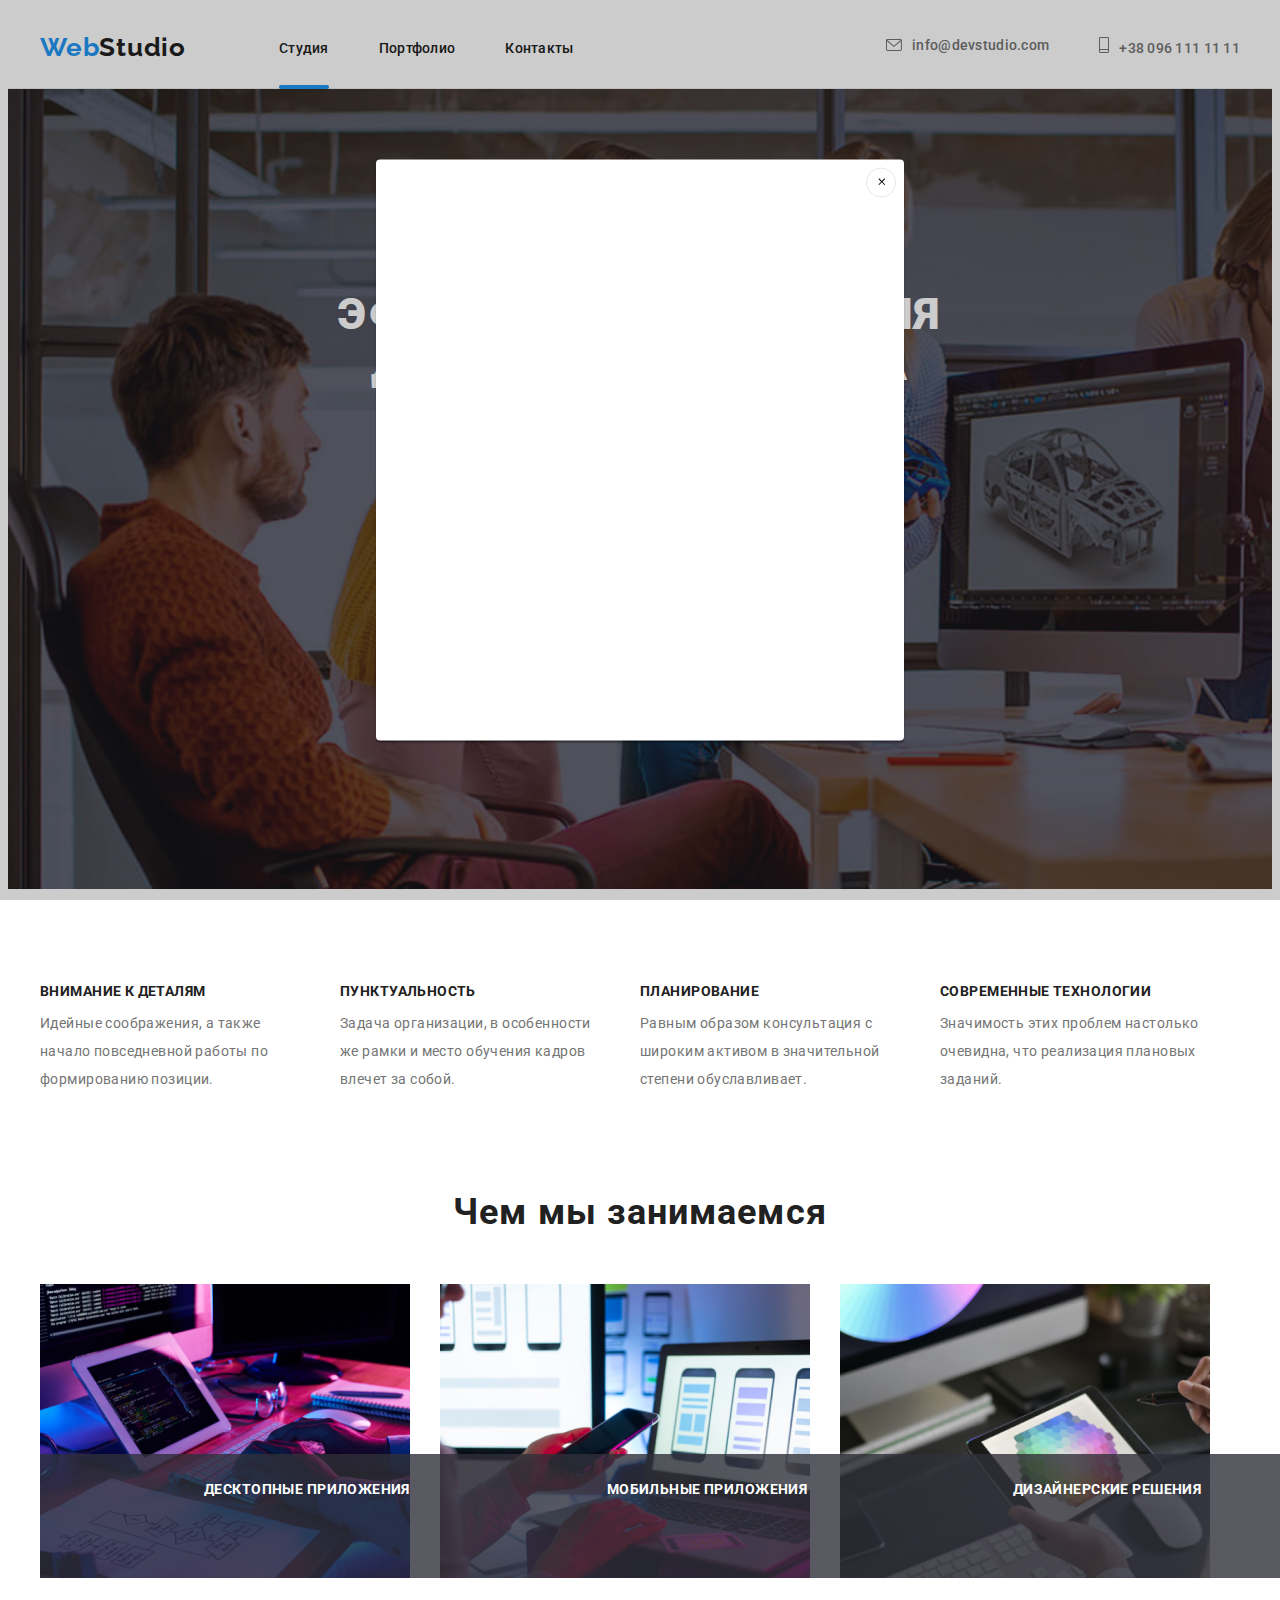
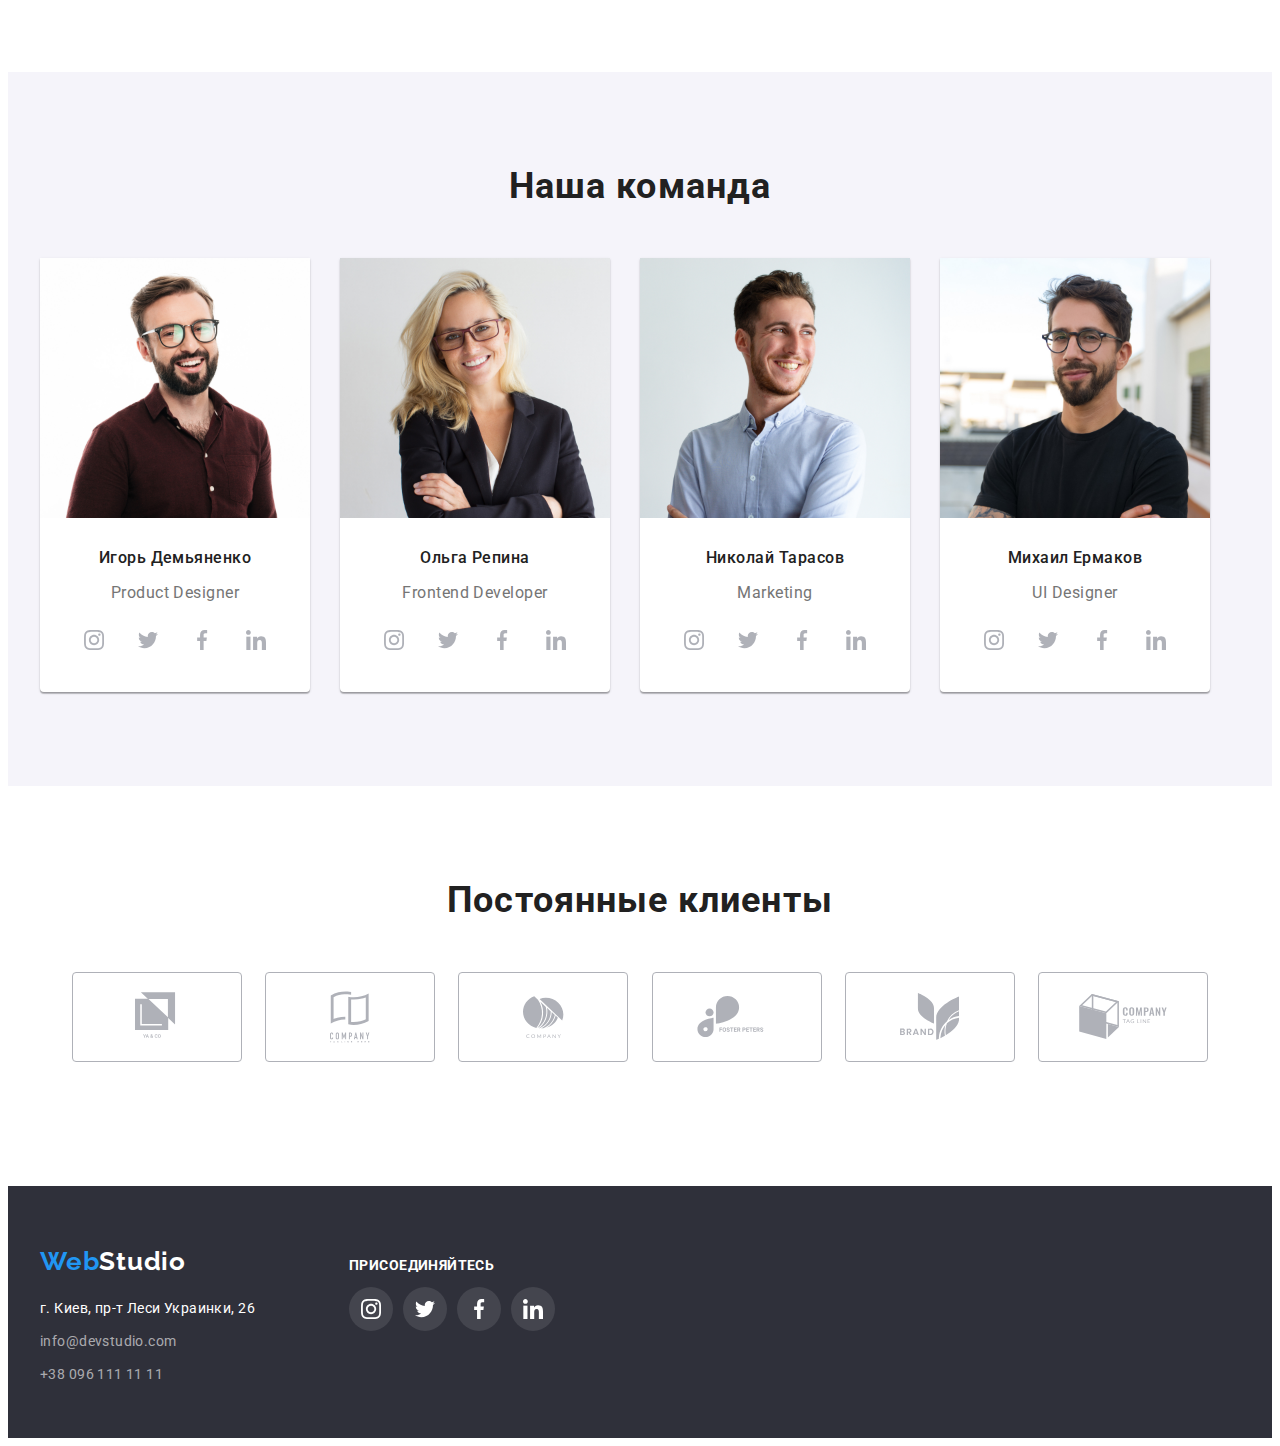
<file: index.html>
<!DOCTYPE html>
<html lang="ru">

<head>
    <meta charset="UTF-8">
    <meta name="viewport" content="width=device-width, initial-scale=1.0">
    <title>WebStudio</title>
    <link rel="preconnect" href="https://fonts.gstatic.com">
    <link href="https://fonts.googleapis.com/css2?family=Raleway:wght@700&family=Roboto:wght@400;500;700;900&display=swap"
        rel="stylesheet">
    <link rel="stylesheet" href="https://cdnjs.cloudflare.com/ajax/libs/modern-normalize/1.0.0/modern-normalize.min.css"
        integrity="sha512-ISS7cAi1PEhQ8jnbJpJZMd29NlhNj4AWYyLOSp2CE/CsHxTCu+r+t0D2yoJudVrd0/8fTVPUVDzY5Tvli75u/g=="
        crossorigin="anonymous" />
    <link rel="stylesheet" href="./css/styles.css">
    
</head>

<body>
    <!--header-->
    <header class="header">
        <div class="container"> 
        <nav class="navigation">
            <a class="logo link" href="/">Web<span class="logo-name">Studio</span>
            </a>
            <ul class="list navigation-list">
                <li class="navigation-list-item">
                    <a class="navigation-list-link line link" href="#">Студия</a>
                </li>
                <li class="navigation-list-item">
                    <a class="navigation-list-link link" href="./portfolio.html">Портфолио</a>
                </li>
                <li class="navigation-list-item">
                    <a class="navigation-list-link link" href="#">Контакты</a>
                </li>
            </ul>
            </nav>
        
    
        <ul class="list navigation-list">

            <li class="navigation-list-item">
                <a class="mail-link link" href="mailto:info@devstudio.com">
                    <svg class="mail-link-icon">
                        <use href="./images/sprite.svg#icon-envelope-hover"></use>
                    </svg>info@devstudio.com
                </a>
            
            </li>
            <li class="navigation-list-item">
                <a class="tel-link link" href="tel:+380961111111">
                    <svg class="tel-link-icon">
                        <use href="./images/sprite.svg#icon-Vector"></use> 
                    </svg>+38 096 111 11 11
                </a>
            </li>
        </ul>
        
        </div>
    </header>

    <main>
        <!--HERO-->
        <section class="hero">
            <div class="container-hero">
            <h1 class="hero-title">Эффективные решения<br>для вашего бизнеса</h1>
            <button class="button" type="button" data-modal-open>Заказать услугу</button>
            </div>
        </section>


        <!--features-->
        <section class="features">
            <div class="container-features">
            <ul class="list features-list">
                <li class="features-list-title">
                    <h3 class="features-title">Внимание к деталям</h3>
                    <p class="features-title-text">Идейные соображения, а также начало повседневной работы по формированию позиции.</p>
                    </li>

                <li class="features-list-title">
                    <h3 class="features-title">Пунктуальность</h3>
                    <p class="features-title-text">Задача организации, в особенности же рамки и место обучения кадров влечет за собой.</p>
                </li>
                <li class="features-list-title">
                    <h3 class="features-title">Планирование</h3>
                    <p class="features-title-text">Равным образом консультация с широким активом в значительной степени обуславливает.</p>
                </li>
                <li class="features-list-title">
                    <h3 class="features-title">Современные технологии</h3>
                    <p class="features-title-text">Значимость этих проблем настолько очевидна, что реализация плановых заданий.</p>
                </li>
            </ul>
            </div>
        </section>

        <!--occupation-->
        <section class="occupation">
            <div class="container-occupation">
            <h2 class="occupation-title">Чем мы занимаемся</h2>
          
            <ul class="list occupation-list">
               
                <li class="occupation-list-img">
                     <div class="pop">
                     <img src="./images/occupation/occupation_1.jpg" alt="написание кода" width="370" height="294">
                    <p class="text-position">Десктопные приложения</p>
                </div>
                </li>
                    
                    
                <li class="occupation-list-img">
                    <div class="pop">
                        <img src="./images/occupation/occupation_2.jpg" alt="оптимизация" width="370" height="294">
                    <p class="text-position">Мобильные приложения</p>
                </div>
                </li>

               <li class="occupation-list-img">
                   <div class="pop">
                       <img src="./images/occupation/occupation_3.jpg" alt="цветовосприятие" width="370" height="294">
                    <p class="text-position">Дизайнерские решения</p>
                </div>
            </li>
            </ul>
            </div>
           
        </section>

        <!--team-->
        <section class="team">
            <div class="container-team">
            <h2 class="team-title">Наша команда</h2>
            <ul class="list team-list">
                <li class="team-list-img">
                    <img src="./images/team/product_designer.jpg" alt="Игорь Демьяненко" width="270" height="260">
                    <h4 class="team-list-name">Игорь Демьяненко</h4>
                    <p class="team-list-position" lang="en">Product Designer</p>
                    <ul class="social-list">
                        <li class="social-list-item">
                            <a href="" class="social-list-link link">
                                <svg class="social-list-icon">
                                    <use href="./images/sprite.svg#icon-instagram"></use>
                                </svg>
                            </a>
                        </li>
                        <li class="social-list-item">
                            <a href="" class="social-list-link link">
                                <svg class="social-list-icon">
                                    <use href="./images/sprite.svg#icon-twitter"></use>
                                </svg>
                            </a>
                        </li>
                        <li class="social-list-item">
                            <a href="" class="social-list-link link">
                                <svg class="social-list-icon">
                                    <use href="./images/sprite.svg#icon-facebook"></use>
                                </svg>
                            </a>
                        </li>
                        <li class="social-list-item">
                            <a href="" class="social-list-link link">
                                <svg class="social-list-icon">
                                    <use href="./images/sprite.svg#icon-linkedin"></use>
                                </svg>
                            </a>
                        </li>
                    </ul>
                </li>
                <li class="team-list-img">
                    <img src="./images/team/frontend_developer.jpg" alt="Ольга Репина" width="270" height="260">
                    <h4 class="team-list-name">Ольга Репина</h4>
                    <p class="team-list-position" lang="en">Frontend Developer</p>
                    <ul class="social-list">
                        <li class="social-list-item">
                            <a href="" class="social-list-link link">
                                <svg class="social-list-icon">
                                    <use href="./images/sprite.svg#icon-instagram"></use>
                                </svg>
                            </a>
                        </li>
                        <li class="social-list-item">
                            <a href="" class="social-list-link link">
                                <svg class="social-list-icon">
                                    <use href="./images/sprite.svg#icon-twitter"></use>
                                </svg>
                            </a>
                        </li>
                        <li class="social-list-item">
                            <a href="" class="social-list-link link">
                                <svg class="social-list-icon">
                                    <use href="./images/sprite.svg#icon-facebook"></use>
                                </svg>
                            </a>
                        </li>
                        <li class="social-list-item">
                            <a href="" class="social-list-link link">
                                <svg class="social-list-icon">
                                    <use href="./images/sprite.svg#icon-linkedin"></use>
                                </svg>
                            </a>
                        </li>
                    </ul>
                </li>

                <li class="team-list-img">
                    <img src="./images/team/marketing.jpg" alt="Николай Тарасов" width="270" height="260">
                    <h4 class="team-list-name">Николай Тарасов</h4>
                    <p class="team-list-position" lang="en">Marketing</p>
                    <ul class="social-list">
                        <li class="social-list-item">
                            <a href="" class="social-list-link link">
                                <svg class="social-list-icon">
                                    <use href="./images/sprite.svg#icon-instagram"></use>
                                </svg>
                            </a>
                        </li>
                        <li class="social-list-item">
                            <a href="" class="social-list-link link">
                                <svg class="social-list-icon">
                                    <use href="./images/sprite.svg#icon-twitter"></use>
                                </svg>
                            </a>
                        </li>
                        <li class="social-list-item">
                            <a href="" class="social-list-link link">
                                <svg class="social-list-icon">
                                    <use href="./images/sprite.svg#icon-facebook"></use>
                                </svg>
                            </a>
                        </li>
                        <li class="social-list-item">
                            <a href="" class="social-list-link link">
                                <svg class="social-list-icon">
                                    <use href="./images/sprite.svg#icon-linkedin"></use>
                                </svg>
                            </a>
                        </li>
                    </ul>
                </li>

                <li class="team-list-img">
                    <img src="./images/team/ui_designer.jpg" alt="Михаил Ермаков" width="270" height="260">
                    <h4 class="team-list-name">Михаил Ермаков</h4>
                    <p class="team-list-position" lang="en">UI Designer</p>
                    <ul class="social-list">
                        <li class="social-list-item">
                            <a href="" class="social-list-link link">
                                <svg class="social-list-icon">
                                    <use href="./images/sprite.svg#icon-instagram"></use>
                                </svg>
                            </a>
                        </li>
                        <li class="social-list-item">
                            <a href="" class="social-list-link link">
                                <svg class="social-list-icon">
                                    <use href="./images/sprite.svg#icon-twitter"></use>
                                </svg>
                            </a>
                        </li>
                        <li class="social-list-item">
                            <a href="" class="social-list-link link">
                                <svg class="social-list-icon">
                                    <use href="./images/sprite.svg#icon-facebook"></use>
                                </svg>
                            </a>
                        </li>
                        <li class="social-list-item">
                            <a href="" class="social-list-link link">
                                <svg class="social-list-icon">
                                    <use href="./images/sprite.svg#icon-linkedin"></use>
                                </svg>
                            </a>
                        </li>
                    </ul>
                </li>
            </ul>
            </div>
        </section>
    </main>
    <!--clients-->
    <section class="clients">
        <div class="container-clients">
        <h2 class="clients-regular">Постоянные клиенты</h2>
        <ul class="clients-list">
            <li class="clients-list-client">
                <a href="#" class="clients-list-link link">
                    <svg class="clients-list-icon" width="44.27" height="49.23">
                        <use href="./images/sprite.svg#icon-logo_1"></use>
                    </svg>
                </a>
            </li>

            <li class="clients-list-client">
                <a href="#" class="clients-list-link link">
                    <svg class="clients-list-icon" width="40" height="52">
                        <use href="./images/sprite.svg#icon-logo_2"></use>
                    </svg>
                </a>
            </li>

            <li class="clients-list-client">
                <a href="#" class="clients-list-link link">
                    <svg class="clients-list-icon" width="41" height="42.6">
                        <use href="./images/sprite.svg#icon-logo_3"></use>
                    </svg>
                </a>
            </li>

            <li class="clients-list-client">
                <a href="#" class="clients-list-link link">
                    <svg class="clients-list-icon" width="79.66" height="42.02">
                        <use href="./images/sprite.svg#icon-logo_4"></use>
                    </svg>
                </a>
            </li>

            <li class="clients-list-client">
                <a href="#" class="clients-list-link link">
                    <svg class="clients-list-icon" width="59" height="47">
                        <use href="./images/sprite.svg#icon-logo_5"></use>
                    </svg>
                </a>
            </li>

            <li class="clients-list-client">
                <a href="#" class="clients-list-link link">
                    <svg class="clients-list-icon" width="88.48" height="45.44">
                        <use href="./images/sprite.svg#icon-logo_6"></use>
                    </svg>
                </a>
            </li>
        </ul>
        </div>

    </section>
    
    <!--footer-->
    
    <section class="footer-page">
        <footer class="footer">
            <div class="container-footer">
                <div class="footer-left-side">
                <p class="container-footer-p">
                    <a class="logo" href="/">Web<span class="logo-name-footer">Studio</span></a>
                </p>
    
                <ul class="list address-list">
                    <li class="address-list-link">
                        <a class="address-link-map" href="https://goo.gl/maps/XH6fahdmEkffvrT99" target="_blank">г. Киев,
                            пр-т Леси Украинки, 26</a>
                    </li>
                    <li class="address-list-mailtel">
                        <a class="address-link-mail" href="mailto:info@devstudio.com">info@devstudio.com</a>
                    </li>
                    <li class="address-list-mailtel">
                        <a class="address-link-tel" href="tel:+380961111111">+38 096 111 11 11</a>
                    </li>
                </ul>
                </div>
            
       

        <div class="footer-right-side">
            <p class="text-join">присоединяйтесь</p>
            <ul class="social-list-footer">
                <li class="social-list-item">
                    <a href="" class="social-list-link-side link">
                        <svg class="social-list-icon-footer">
                            <use href="./images/sprite.svg#icon-instagram"></use>
                        </svg>
                    </a>
                </li>
                <li class="social-list-item">
                    <a href="" class="social-list-link-side link">
                        <svg class="social-list-icon-footer">
                            <use href="./images/sprite.svg#icon-twitter"></use>
                        </svg>
                    </a>
                </li>
                <li class="social-list-item">
                    <a href="" class="social-list-link-side link">
                        <svg class="social-list-icon-footer">
                            <use href="./images/sprite.svg#icon-facebook"></use>
                        </svg>
                    </a>
                </li>
                <li class="social-list-item">
                    <a href="" class="social-list-link-side link">
                        <svg class="social-list-icon-footer">
                            <use href="./images/sprite.svg#icon-linkedin"></use>
                        </svg>
                    </a>
                </li>
            </ul>
        </div>
        </div>
        
        
    </footer>
    </section>

    <div class="backdrop" is-hidden data-modal>
        <div class="modal">
            <button type="button" class="modal-close-btm"  data-modal-close>
                <svg class="icon-close-black" width="11" height="11">
                    <use href="./images/sprite.svg#icon-close-black"></use>
                </svg>
             </button>
        </div>
    </div>
    
    <script src="./js/modal.js"></script>
</body>

</html>
</file>
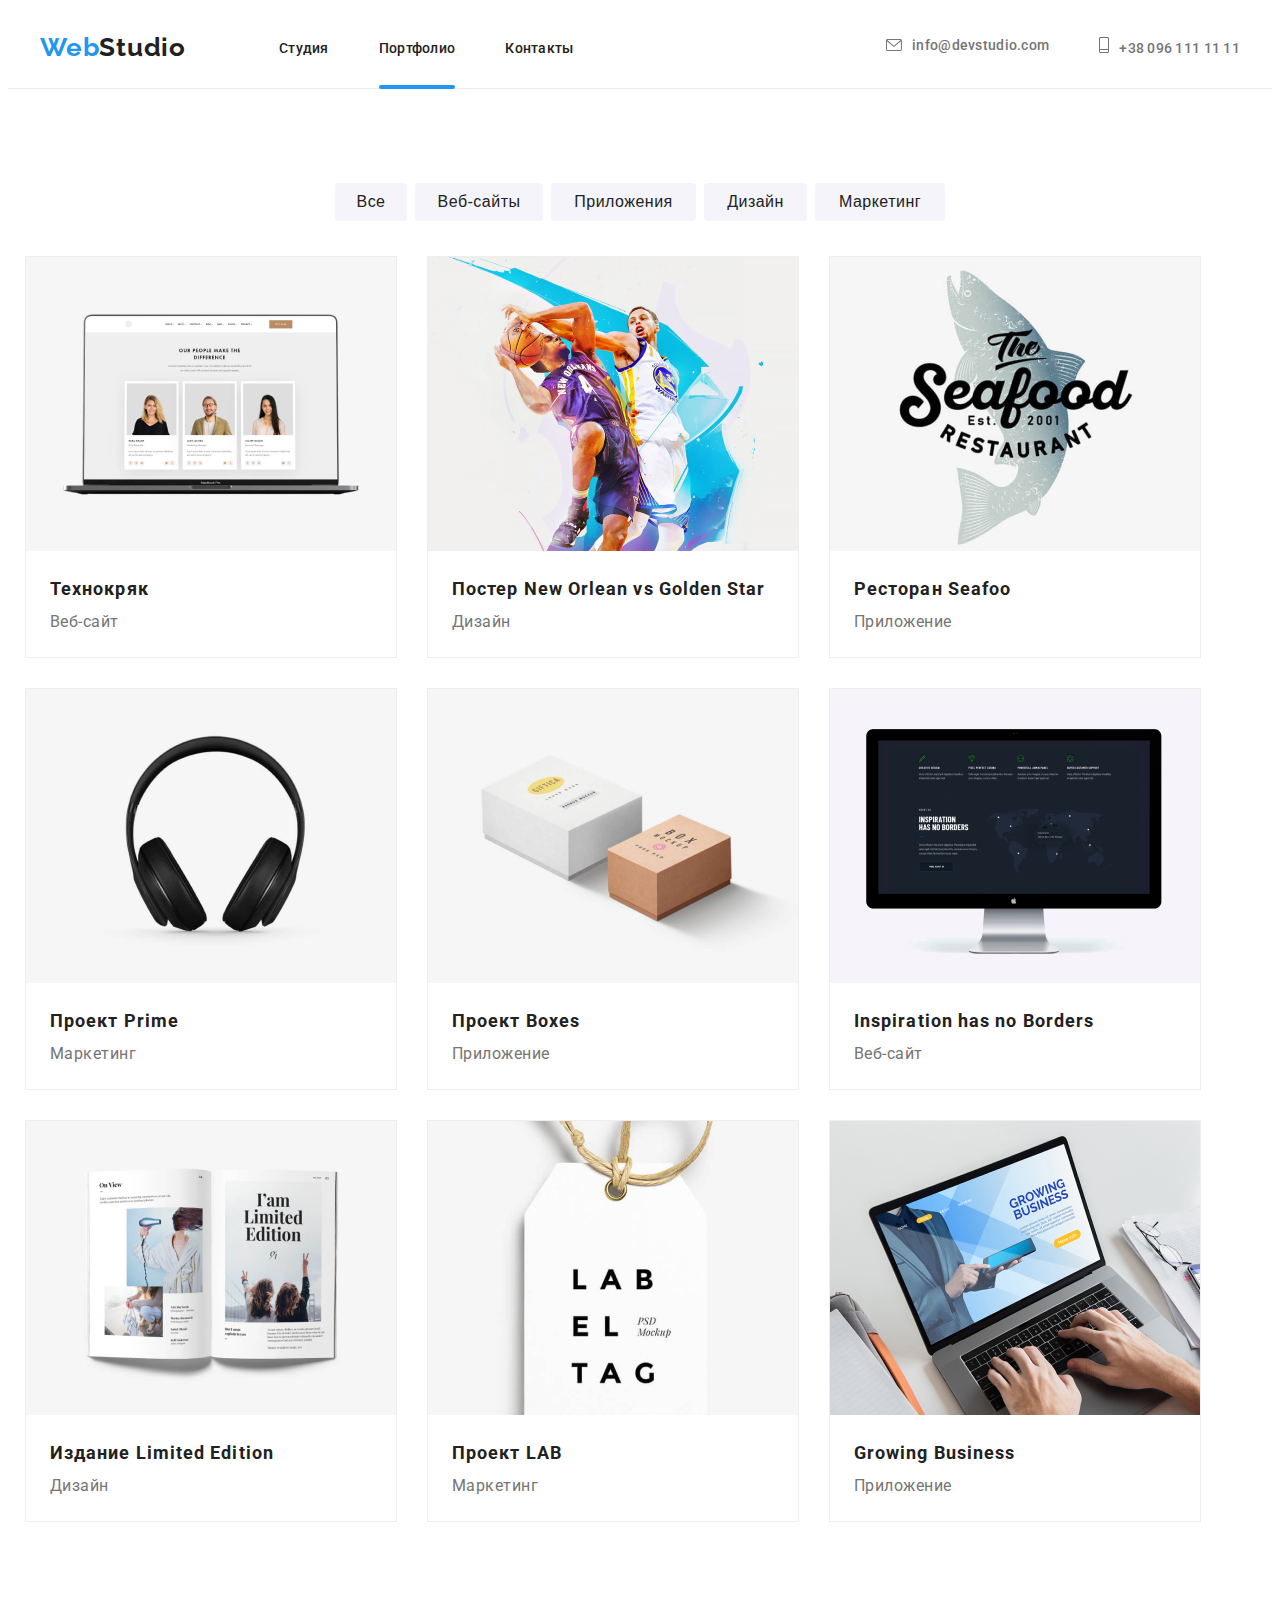
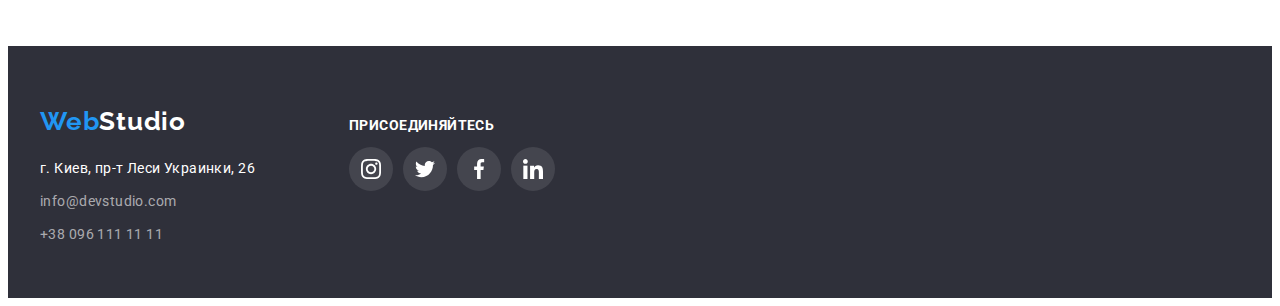
<file: portfolio.html>
<!DOCTYPE html>
<html lang="ru">
<head>
    <meta charset="UTF-8">
    <meta name="viewport" content="width=device-width, initial-scale=1.0">
    <title>WebStudio</title>
    <link rel="preconnect" href="https://fonts.gstatic.com">
    <link href="https://fonts.googleapis.com/css2?family=Raleway:wght@700&family=Roboto:wght@400;500;700;900&display=swap"
        rel="stylesheet">
    <link rel="stylesheet" href="https://cdnjs.cloudflare.com/ajax/libs/modern-normalize/1.0.0/modern-normalize.min.css"
        integrity="sha512-ISS7cAi1PEhQ8jnbJpJZMd29NlhNj4AWYyLOSp2CE/CsHxTCu+r+t0D2yoJudVrd0/8fTVPUVDzY5Tvli75u/g=="
        crossorigin="anonymous" />
    <link rel="stylesheet" href="./css/styles.css">
</head>

<body>
    
    <!--header-->
    
    <header class="header">
        <div class="container">
            <nav class="navigation">
                <a class="logo link" href="/">Web<span class="logo-name">Studio</span>
                </a>
                <div class="list-navigation-header">
                <ul class="list navigation-list">
                    <li class="navigation-list-item">
                        
                        <a class="navigation-list-link  link" href="#">Студия</a>
                       
                    </li>
                    <li class="navigation-list-item">
                        
                        <a class="navigation-list-link line link" href="./portfolio.html">Портфолио</a>
                 
                    </li>
                    <li class="navigation-list-item">
                       
                        <a class="navigation-list-link  link" href="#">Контакты</a>
                       
                    </li>
                </ul>
                </div>
            </nav>
    
    
            <ul class="list navigation-list">
    
                <li class="navigation-list-item">
                    <a class="mail-link link" href="mailto:info@devstudio.com">
                        <svg class="mail-link-icon">
                            <use href="./images/sprite.svg#icon-envelope-hover"></use>
                        </svg>info@devstudio.com
                    </a>
    
                </li>
                <li class="navigation-list-item">
                    <a class="tel-link link" href="tel:+380961111111">
                        <svg class="tel-link-icon">
                            <use href="./images/sprite.svg#icon-Vector"></use>
                        </svg>+38 096 111 11 11
                    </a>
                </li>
            </ul>
    
        </div>
    </header>
    

    <main>
        <!--buttons-->
        <section class="buttons">
            <div class="container-buttons">
        <ul class="list buttons-list">
            <li class="buttons-list-button">
                <button class="all button-second-page" type="button">Все</button>
            </li>
            <li class="buttons-list-button">
                <button class="website button-second-page" type="button">Веб-сайты</button>
            </li>
            <li class="buttons-list-button">
                <button class="app button-second-page" type="button">Приложения</button>
            </li>
            <li class="buttons-list-button">
                <button class="design button-second-page" type="button">Дизайн</button>
            </li>
            <li class="buttons-list-button">
                <button class="marketing button-second-page" type="button">Маркетинг</button>
            </li>
        </ul>
        </div>
        

    
        <!--карточки-->
        
            <div class="container-cards">
                <ul class="card-set">
                    <!--<h1>Top imeges</h1>-->
                <li class="item">
                    <a class="cards-links" href="#">
                    <article class="card">
                        <div class="card-thumb">
                            <img class="img-list" src="./images/portfolio_img/website.jpg" alt="вебсайт технокряк" width="370" height="294">
                       <p class="overlay">Технокряк это современная площадка распространения коронавируса. Компании используют эту платформу для цифрового
                    шпионажа и атак на защищённые сервера конкурентов.</p>
                    </div>
                     
                    <div class="card-content">
                    <h2 class="card-heading">Технокряк</h2>
                        <p class="card-text">Веб-сайт</p>
                    </div>
                    </article>
                    </a>
                </li>

                <li class="item">
                    <a class="cards-links" href="#">
                    <article class="card">
                        <div class="card-thumb">
                        <img class="img-list" src="./images/portfolio_img/design.jpg" alt="дизайн постера" width="370" height="294">
                        <p class="overlay">Lorem ipsum, dolor sit amet consectetur adipisicing elit. Molestiae ipsam cumque nemo eos reprehenderit inventore corporis possimus alias quod assumenda sit mollitia, consequuntur doloribus quae libero facere repellat, doloremque culpa?</p>
                    </div>
                        
                        <div class="card-content">
                        <h2 class="card-heading">Постер New Orlean vs Golden Star</h2>
                        <p class="card-text">Дизайн</p>
                        </div>
                    </article>
                    </a>
                    
                </li>

                <li class="item">
                    <a class="cards-links" href="#">
                    <article class="card">
                        <div class="card-thumb">
                        <img class="img-list" src="./images/portfolio_img/application.jpg" alt="приложение ресторана" width="370" height="294">
                    <p class="overlay">Lorem ipsum, dolor sit amet consectetur adipisicing elit. Molestiae ipsam cumque nemo eos
                        reprehenderit inventore corporis possimus alias quod assumenda sit mollitia, consequuntur doloribus quae libero
                        facere repellat, doloremque culpa?</p>
                    </div>
                        
                        <div class="card-content">
                        <h2 class="card-heading">Ресторан Seafoo</h2>
                        <p class="card-text">Приложение</p>
                        </div>
                        </article>
                        </a>
                </li>

                <li class="item">
                    <a class="cards-links" href="#">
                    <article class="card">
                        <div class="card-thumb">
                        <img class="img-list" src="./images/portfolio_img/marketing.jpg" alt="маркетинг проекта" width="370" height="294">
                    <p class="overlay">Lorem ipsum, dolor sit amet consectetur adipisicing elit. Molestiae ipsam cumque nemo eos reprehenderit inventore corporis possimus alias quod assumenda sit mollitia, consequuntur doloribus quae libero facere repellat, doloremque culpa?</p>    
                    </div>
                        
                        <div class="card-content">
                        <h2 class="card-heading">Проект Prime</h2>
                        <p class="card-text">Маркетинг</p>
                        </div>
                        </article>
                        </a>
                </li>

                <li class="item">
                    <a class="cards-links" href="#">
                    <article class="card">
                        <div class="card-thumb">
                        <img class="img-list" src="./images/portfolio_img/project_boxes.jpg" alt="приложение проекта" width="370" height="294">
                    <p class="overlay">Lorem ipsum, dolor sit amet consectetur adipisicing elit. Molestiae ipsam cumque nemo eos reprehenderit inventore corporis possimus alias quod assumenda sit mollitia, consequuntur doloribus quae libero facere repellat, doloremque culpa?</p>    
                    </div>
                        
                        <div class="card-content">
                        <h2 class="card-heading">Проект Boxes</h2>
                        <p class="card-text">Приложение</p>
                        </div>
                        </article>
                        </a>
                </li>

                <li class="item">
                    <a class="cards-links" href="#">
                    <article class="card">
                        <div class="card-thumb">
                        <img class="img-list" src="./images/portfolio_img/borders.jpg" alt="Веб-сайт" width="370" height="294">
                    <p class="overlay">Lorem ipsum, dolor sit amet consectetur adipisicing elit. Molestiae ipsam cumque nemo eos reprehenderit inventore corporis possimus alias quod assumenda sit mollitia, consequuntur doloribus quae libero facere repellat, doloremque culpa?</p>    
                    </div>
                        
                        <div class="card-content">
                        <h2 class="card-heading">Inspiration has no Borders</h2>
                        <p class="card-text">Веб-сайт</p>
                        </div>
                        </article>
                        </a>
                </li>

                <li class="item">
                    <a class="cards-links" href="#">
                    <article class="card">
                        <div class="card-thumb">
                        <img class="img-list" src="./images/portfolio_img/limited_edition.jpg" alt="дизайн издания" width="370" height="294">
                    <p class="overlay">Lorem ipsum, dolor sit amet consectetur adipisicing elit. Molestiae ipsam cumque nemo eos reprehenderit inventore corporis possimus alias quod assumenda sit mollitia, consequuntur doloribus quae libero facere repellat, doloremque culpa?</p>    
                    </div>
                        
                        <div class="card-content">
                        <h2 class="card-heading">Издание Limited Edition</h2>
                        <p class="card-text">Дизайн</p>
                        </div>
                        </article>
                        </a>
                </li>

                <li class="item">
                    <a class="cards-links" href="#">
                    <article class="card">
                        <div class="card-thumb">
                        <img class="img-list" src="./images/portfolio_img/lab.jpg" alt="маркетинг проекта лаб" width="370" height="294">
                    <p class="overlay">Lorem ipsum, dolor sit amet consectetur adipisicing elit. Molestiae ipsam cumque nemo eos reprehenderit inventore corporis possimus alias quod assumenda sit mollitia, consequuntur doloribus quae libero facere repellat, doloremque culpa?</p>    
                    </div>
                        
                        <div class="card-content">
                        <h2 class="card-heading">Проект LAB</h2>
                        <p class="card-text">Маркетинг</p>
                        </div>
                        </article>
                        </a>
                </li>

                <li class="item">
                    <a class="cards-links" href="#">
                    <article class="card">
                        <div class="card-thumb">
                        <img class="img-list" src="./images/portfolio_img/bussines.jpg" alt="приложение для бизнеса" width="370" height="294">
                    <p class="overlay">Lorem ipsum, dolor sit amet consectetur adipisicing elit. Molestiae ipsam cumque nemo eos reprehenderit inventore corporis possimus alias quod assumenda sit mollitia, consequuntur doloribus quae libero facere repellat, doloremque culpa?</p>    
                    </div>
                        
                        <div class="card-content">
                        <h2 class="card-heading">Growing Business</h2>
                        <p class="card-text">Приложение</p>
                        </div>
                        </article>
                        </a>
                </li>
                </ul>
            
            </div>
            </section>
          </main>

    <!--footer-->

        <section class="footer-page">
            <footer class="footer">
                <div class="container-footer">
                    <div class="footer-left-side">
                        <p class="container-footer-p">
                            <a class="logo" href="/">Web<span class="logo-name-footer">Studio</span></a>
                        </p>
        
                        <ul class="list address-list">
                            <li class="address-list-link">
                                <a class="address-link-map" href="https://goo.gl/maps/XH6fahdmEkffvrT99" target="_blank">г.
                                    Киев,
                                    пр-т Леси Украинки, 26</a>
                            </li>
                            <li class="address-list-mailtel">
                                <a class="address-link-mail" href="mailto:info@devstudio.com">info@devstudio.com</a>
                            </li>
                            <li class="address-list-mailtel">
                                <a class="address-link-tel" href="tel:+380961111111">+38 096 111 11 11</a>
                            </li>
                        </ul>
                    </div>
        
        
        
                    <div class="footer-right-side">
                        <p class="text-join">присоединяйтесь</p>
                        <ul class="social-list-footer">
                            <li class="social-list-item">
                                <a href="" class="social-list-link-side link">
                                    <svg class="social-list-icon-footer">
                                        <use href="./images/sprite.svg#icon-instagram"></use>
                                    </svg>
                                </a>
                            </li>
                            <li class="social-list-item">
                                <a href="" class="social-list-link-side link">
                                    <svg class="social-list-icon-footer">
                                        <use href="./images/sprite.svg#icon-twitter"></use>
                                    </svg>
                                </a>
                            </li>
                            <li class="social-list-item">
                                <a href="" class="social-list-link-side link">
                                    <svg class="social-list-icon-footer">
                                        <use href="./images/sprite.svg#icon-facebook"></use>
                                    </svg>
                                </a>
                            </li>
                            <li class="social-list-item">
                                <a href="" class="social-list-link-side link">
                                    <svg class="social-list-icon-footer">
                                        <use href="./images/sprite.svg#icon-linkedin"></use>
                                    </svg>
                                </a>
                            </li>
                        </ul>
                    </div>
                </div>
        
        
            </footer>
        </section>
    
</body>
</html>
</file>
<file: css/styles.css>
/*==СБРОС БАЗОВЫХ СТИЛЕЙ==*/
h1,
h2,
h3,
h4,
h5,
h6 {
  margin: 0;
}

.list {
  list-style-type: none;
}

ul {
  margin: 0;
  padding: 0;
  list-style: none;
}

img {
  display: block;
  max-width: 100%;
}

/*==ОБЪЯВЛЕНИЕ ПЕРЕМЕННОЙ==*/
:root {
  --text-font: "Roboto", sans-serif;
  --text-logo: "Raleway", sans-serif;
  --accent-color: #2196f3;
  --text-color: #757575;
  --title-color: #212121;
}

/*===FIRST LATTER===*/

/*========HEADER========*/

.container {
  margin-left: auto;
  margin-right: auto;
  padding-left: 15px;
  padding-right: 15px;
  width: 1200px;
}

.header .container {
  display: flex;
  align-items: center;
  padding-top: 24px;
  padding-bottom: 25px;
}

.header {
  border-bottom: 1px solid #ececec;
}

.navigation {
  display: flex;
  align-items: center;
}

.navigation-list {
  display: flex;
  margin-left: auto;
}

body {
  font-family: "Roboto", sans-serif;
  color: #757575;
}

.logo {
  font-family: var(--text-logo);
  font-weight: 700;
  font-size: 26px;
  line-height: 1.192;
  letter-spacing: 0.03em;
  text-decoration: none;
  color: var(--accent-color);
  margin-right: 93px;
}

.logo-name {
  font-family: var(--text-logo);
  font-weight: 700;
  font-size: 26px;
  line-height: 1.192;
  letter-spacing: 0.03em;
  color: var(--title-color);
}

.navigation-list-item:not(:last-child) {
  margin-right: 50px;
}
.navigation-list-item {
  position: relative;
  display: block;
}
.line::after {
  display: block;
  position: absolute;
  content: "";
  width: 100%;
  height: 4px;
  background: var(--accent-color);
  border-radius: 2px;

  bottom: -32px;
}

.tel-link-icon {
  width: 10px;
  height: 16px;
  margin-right: 10px;
  fill: currentColor;
}

.mail-link {
  display: flex;
  align-items: center;
  text-decoration: none;
  font-weight: 500;
  font-size: 14px;
  line-height: 1.143;
  letter-spacing: 0.02em;
  color: var(--text-color);

  transition: color 250ms cubic-bezier(0.4, 0, 0.2, 1);
}

.mail-link-icon {
  margin-right: 10px;
  width: 16px;
  height: 12px;
  fill: currentColor;
}

.navigation-list-link {
  font-weight: 500;
  font-size: 14px;
  line-height: 1.142;
  letter-spacing: 0.02em;
  text-decoration: none;
  color: var(--title-color);
  padding: 32px 0px;
  transition: color 250ms cubic-bezier(0.4, 0, 0.2, 1);
}

.navigation-list-link:hover,
.navigation-list-link:focus {
  color: var(--accent-color);
}

.mail-link:hover,
.mail-link:focus {
  color: var(--accent-color);
}

.tel-link {
  font-weight: 500;
  font-size: 14px;
  line-height: 1.142;
  letter-spacing: 0.02em;
  text-decoration: none;
  color: var(--text-color);

  transition: color 250ms cubic-bezier(0.4, 0, 0.2, 1);
}

.tel-link:hover,
.tel-link:focus {
  color: var(--accent-color);
}

/*========END HEADER========*/

/*========HERO========*/

.container-hero {
  margin-left: auto;
  margin-right: auto;
  padding-top: 200px;
  height: 600px;
  width: 1200px;
}
.hero {
  text-align: center;
  padding-left: 15px;
  padding-right: 15px;
  background-color: #757575;
  background-image: linear-gradient(
      rgba(47, 48, 58, 0.4),
      rgba(47, 48, 58, 0.4)
    ),
    url("../images/hero/Img.jpg");
  background-repeat: no-repeat;
  background-size: cover;
}

.hero-title {
  font-weight: 900;
  font-size: 44px;
  line-height: 1.163;
  text-transform: uppercase;
  letter-spacing: 0.06em;
  text-align: center;
  color: #ffffff;
}

.button {
  font-weight: 700;
  font-size: 16px;
  line-height: 30px;
  padding: 10px 32px;
  border: 0;
  min-width: 200px;
  letter-spacing: 0.06em;
  cursor: pointer;
  color: #ffffff;
  background: var(--accent-color);
  border-radius: 4px;
  text-align: center;
  margin-top: 40px;
}

/*========END HERO========*/

/*========FEATURES========*/

.features {
  padding-left: 15px;
  padding-right: 15px;
}

.container-features {
  margin-left: auto;
  margin-right: auto;
  width: 1200px;
}

.features-list {
  display: flex;
}

.features-list-title {
  margin-right: 30px;
}

.features-title {
  font-weight: 700;
  font-size: 14px;
  line-height: 1.142;
  letter-spacing: 0.03em;
  text-transform: uppercase;
  color: var(--title-color);
  margin-top: 94px;
}

.features-title-text {
  font-weight: 400;
  font-size: 14px;
  width: 270px;
  height: 75px;
  line-height: 2;
  letter-spacing: 0.03em;
  color: var(--text-color);
  margin-top: 10px;
}

/*========END FEATURES========*/

/*========OCCUPATION========*/

.occupation {
  padding-left: 15px;
  padding-right: 15px;
}

.container-occupation {
  margin-left: auto;
  margin-right: auto;
  padding-top: 94px;
  width: 1200px;
}

.occupation-list {
  display: flex;
}

.occupation-title {
  font-weight: 700;
  font-size: 36px;
  line-height: 1.166;
  text-align: center;
  letter-spacing: 0.03em;
  color: var(--title-color);
}

.occupation-list-img:not(:last-child) {
  margin-right: 30px;
}
.occupation-list-img {
  /*margin-right: 30px;*/
  margin-top: 50px;
  margin-bottom: 94px;
}

.pop {
  position: relative;
}

.text-position {
  font-family: Roboto;
  font-style: normal;
  font-weight: bold;
  font-size: 14px;
  line-height: 16px;
  text-align: center;
  letter-spacing: 0.03em;
  color: #ffffff;
  text-transform: uppercase;

  margin: 0;
  padding: 27px 82px;
  background: rgba(47, 48, 58, 0.8);
  position: absolute;
  bottom: 0px;
  height: 70px;
  width: 100%;
}

/*========END OCCUPATION========*/

/*========TEAM========*/

.container-team {
  margin-left: auto;
  margin-right: auto;
  width: 1200px;
  padding-top: 94px;

  background-color: #f5f4fa;
}
.team {
  padding-left: 15px;
  padding-right: 15px;
  background-color: #f5f4fa;
}

.team-list {
  display: flex;
}

.team-title {
  font-weight: 700;
  font-size: 36px;
  line-height: 1.166;
  text-align: center;
  letter-spacing: 0.03em;
  color: var(--title-color);
  padding-bottom: 50px;
}
.team-list-img:not(:last-child) {
  margin-right: 30px;
}
.team-list-img {
  text-align: center;
  background: #ffffff;
  margin-bottom: 94px;
  box-shadow: 0px 1px 3px rgba(0, 0, 0, 0.12), 0px 1px 1px rgba(0, 0, 0, 0.14),
    0px 2px 1px rgba(0, 0, 0, 0.2);
  border-radius: 0px 0px 4px 4px;
}

.team-list-name {
  font-weight: 500;
  font-size: 16px;
  line-height: 1.187;
  letter-spacing: 0.03em;
  padding-top: 30px;
  text-align: center;
  color: var(--title-color);
}

.team-list-position {
  font-weight: 400;
  font-size: 16px;
  line-height: 1.187;
  letter-spacing: 0.03em;
  color: var(--text-color);
  margin-bottom: 16px;
}

.social-list-icon {
  width: 20px;
  height: 20px;
  fill: #afb1b8;
}

.social-list {
  display: flex;
  justify-content: space-between;
  margin-bottom: 30px;
  margin-left: 32px;
  margin-right: 32px;
}

.social-list-link {
  display: flex;
  justify-content: center;
  align-items: center;
  width: 44px;
  height: 44px;
  border-radius: 50%;
  background-color: #ffffff;
}

.social-list-link:hover,
.social-list-link:focus {
  background-color: var(--accent-color);
  transition: 250ms cubic-bezier(0.4, 0, 0.2, 1);
}

.social-list-link:hover .social-list-icon,
.social-list-link:focus .social-list-icon {
  fill: #ffffff;
  transition: 250ms cubic-bezier(0.4, 0, 0.2, 1);
}

.social-list-icon-footer {
  width: 20px;
  height: 20px;
  fill: #ffffff;
}

/*========END TEAM========*/

/*========CLIENTS=======*/

.clients-regular {
  font-weight: 700;
  font-size: 36px;
  line-height: 1.166;
  text-align: center;
  letter-spacing: 0.03em;
  color: var(--title-color);
  padding-bottom: 50px;
}

.container-clients {
  margin-left: auto;
  margin-right: auto;
  width: 1200px;
  padding-top: 94px;
  padding-bottom: 94px;
  background-color: #ffffff;
}

.clients-list {
  display: flex;
  justify-content: space-between;
  margin-bottom: 30px;
  margin-left: 32px;
  margin-right: 32px;
}

.clients-list-link {
  display: flex;
  justify-content: center;
  align-items: center;
  border: 1px solid #afb1b8;
  box-sizing: border-box;
  border-radius: 4px;
  width: 170px;
  height: 90px;
}

.clients-list-icon {
  fill: #afb1b8;
}

.clients-list-link:hover,
.clients-list-link:focus {
  background-color: #ffffff;
  border-color: var(--accent-color);
  transition: 250ms cubic-bezier(0.4, 0, 0.2, 1);
}

.clients-list-link:hover .clients-list-icon,
.clients-list-link:focus .clients-list-icon {
  fill: var(--accent-color);
  background-color: #ffffff;
  transition: 250ms cubic-bezier(0.4, 0, 0.2, 1);
}

/*========END CLIENTS=======*/

/*========FOOTER========*/

.footer-page {
  padding-left: 0;
  padding-right: 0;
}

.container-footer {
  margin-left: auto;
  margin-right: auto;
  width: 1200px;
  height: 252px;
}

.footer {
  background-color: #2f303a;
  margin-top: 0;
}

.footer-left-side {
  margin-right: 70px;
}

.footer > .container-footer {
  display: flex;
  align-items: baseline;
}

.logo-name-footer {
  font-family: var(--text-logo);
  font-weight: 700;
  font-size: 26px;
  line-height: 1.192;
  letter-spacing: 0.03em;
  color: #fff;
}

.container-footer-p {
  padding-top: 60px;
  margin: 0;
}
.address-list-link {
  padding-top: 20px;
}

.address-list-mailtel {
  padding-top: 9px;
}

.address-link-map {
  font-weight: 400;
  font-size: 14px;
  line-height: 1.714;
  letter-spacing: 0.03em;
  text-decoration: none;
  color: #ffffff;

  transition: color 250ms cubic-bezier(0.4, 0, 0.2, 1);
}

.address-link-map:hover,
.address-link-map:focus {
  color: var(--accent-color);
  transition: 250ms cubic-bezier(0.4, 0, 0.2, 1);
}

.address-link-mail {
  font-weight: 400;
  font-size: 14px;
  line-height: 1.714;
  letter-spacing: 0.03em;
  text-decoration: none;
  margin-top: 9px;
  color: rgba(255, 255, 255, 0.6);
}

.address-link-mail:hover,
.address-link-mail:focus {
  color: var(--accent-color);
  transition: color 250ms cubic-bezier(0.4, 0, 0.2, 1);
}

.address-link-tel {
  font-weight: 400;
  font-size: 14px;
  line-height: 1.714;
  letter-spacing: 0.03em;
  text-decoration: none;
  margin: 0;

  color: rgba(255, 255, 255, 0.6);
}

.address-link-tel:hover,
.address-link-tel:focus {
  color: var(--accent-color);
  transition: color 250ms cubic-bezier(0.4, 0, 0.2, 1);
}

.text-join {
  font-family: Roboto;
  font-weight: bold;
  font-size: 14px;
  line-height: 1.142;
  letter-spacing: 0.03em;
  text-transform: uppercase;
  color: #ffffff;
}

.social-list-link-side {
  display: flex;
  justify-content: center;
  align-items: center;
  width: 44px;
  height: 44px;
  border-radius: 50%;
  background: rgba(255, 255, 255, 0.1);
}

.social-list-link-side:hover,
.social-list-link-side:focus {
  background-color: var(--accent-color);
  transition: 250ms cubic-bezier(0.4, 0, 0.2, 1);
}

.social-list-link-side:hover .social-list-icon-footer,
.social-list-link-side:focus .social-list-icon-footer {
  fill: #ffffff;
}

.social-list-item:not(:last-child) {
  margin-right: 10px;
}

.social-list-footer {
  display: flex;
}

/*========END FOOTER========*/

/*===END FIRST LATTER===*/

/*===SECOND LATTER===*/

/*========BUTTONS========*/

.buttons {
  margin-top: 94px;
  margin-bottom: 94px;
}

.container-buttons {
  width: 1200px;
  margin: 0 auto;
  padding-left: 15px;
  padding-right: 15px;
}

.buttons-list {
  display: flex;
  justify-content: center;
  height: 54px;
  margin-bottom: 34px;
}

.buttons-list-button:not(:last-child) {
  margin-right: 8px;
}

.button-second-page {
  font-weight: 500;
  font-size: 16px;
  height: 38px;
  padding: 6px 12px;
  border: 0;
  line-height: 1.63;
  letter-spacing: 0.03em;
  cursor: pointer;
  color: #212121;
  border-radius: 4px;
  text-align: center;
  background-color: #f5f4fa;

  transition: background-color 250ms cubic-bezier(0.4, 0, 0.2, 1);
}

.all {
  width: 72px;
}

.website {
  width: 128px;
}

.app {
  width: 145px;
}

.design {
  width: 103px;
}

.marketing {
  width: 130px;
}

.button-second-page:hover,
.button-second-page:focus {
  background-color: var(--accent-color);
  color: #ffffff;
  box-shadow: 0px 3px 1px rgba(0, 0, 0, 0.1), 0px 1px 2px rgba(0, 0, 0, 0.08),
    0px 2px 2px rgba(0, 0, 0, 0.12);
  border-radius: 4px;

  transition: color 250ms cubic-bezier(0.4, 0, 0.2, 1);
}

.filter-list:not(:last-child) {
  margin-right: 8px;
}

/*карточки*/

.container-cards {
  width: 1230px;
  padding-left: 15px;
  padding-right: 15px;
  margin-left: auto;
  margin-right: auto;
}

.card-set {
  padding: 0;
  margin: 0;
  display: flex;
  flex-wrap: wrap;
  margin-top: -15px;
  margin-left: -15px;
}

.card-set > .item {
  flex-basis: calc(100% / 3 -15px);
  margin-left: 15px;
  margin-right: 15px;
  margin-bottom: 30px;
}

.card-thumb {
  outline: none;
  position: relative;
  overflow: hidden;
}

.overlay {
  position: absolute;
  font-family: Roboto;
  font-size: 18px;
  line-height: 1.55;
  letter-spacing: 0.03em;
  margin: 0px;

  left: 0;
  top: 0;
  width: 100%;
  height: 100%;
  background-color: var(--accent-color);
  color: #ffffff;
  padding: 63px 24px;
  overflow: auto;

  transform: translateY(100%);
  transition: transform 250ms cubic-bezier(0.4, 0, 0.2, 1);
}

.cards-links:hover .overlay,
.cards-links:focus .overlay {
  transform: translateY(0);
}

.item {
  background: #ffffff;
  border: 1px solid #eeeeee;
}

.item:focus-within {
  background: #ffffff;
  border: 1px solid #eeeeee;
}

.cards-links {
  text-decoration: none;
}

.item:focus-within {
  box-shadow: 0px 3px 1px rgba(0, 0, 0, 0.1), 0px 1px 2px rgba(0, 0, 0, 0.08),
    0px 2px 2px rgba(0, 0, 0, 0.12);
  border-radius: 4px;
}

.card:focus,
.card:hover {
  box-shadow: 0px 3px 1px rgba(0, 0, 0, 0.1), 0px 1px 2px rgba(0, 0, 0, 0.08),
    0px 2px 2px rgba(0, 0, 0, 0.12);
}

/*==text==*/
.card-heading {
  font-weight: bold;
  font-size: 18px;
  line-height: 2;
  letter-spacing: 0.06em;
  color: #212121;
}

.card-text {
  font-weight: normal;
  font-size: 16px;
  line-height: 1.875;
  letter-spacing: 0.03em;
  color: #757575;
  margin: 0px;
}

.card-content {
  padding: 20px 24px 20px 24px;
}

/*========END BUTTONS========*/

/*===END SECOND LATTER===*/

/*========BACKDROP========*/

.backdrop {
  position: fixed;
  top: 0;
  left: 0;
  width: 100%;
  height: 100%;
  background: rgba(0, 0, 0, 0.2);
  transition: 250ms cubic-bezier(0.4, 0, 0.2, 1);
}

.modal {
  position: absolute;
  width: 528px;
  height: 581px;
  left: 50%;
  top: 50%;
  transform: translate(-50%, -50%);
  background: #ffffff;
  box-shadow: 0px 1px 3px rgba(0, 0, 0, 0.12), 0px 1px 1px rgba(0, 0, 0, 0.14),
    0px 2px 1px rgba(0, 0, 0, 0.2);
  border-radius: 4px;
}

.modal-close-btm {
  position: absolute;
  cursor: pointer;
  background: transparent;
  width: 30px;
  height: 30px;
  border: 1px solid rgba(0, 0, 0, 0.1);
  border-radius: 50%;
  cursor: pointer;
  top: 8px;
  right: 8px;
}

.is-hidden {
  opacity: 0;
  visibility: hidden;
  pointer-events: none;
}
</file>
